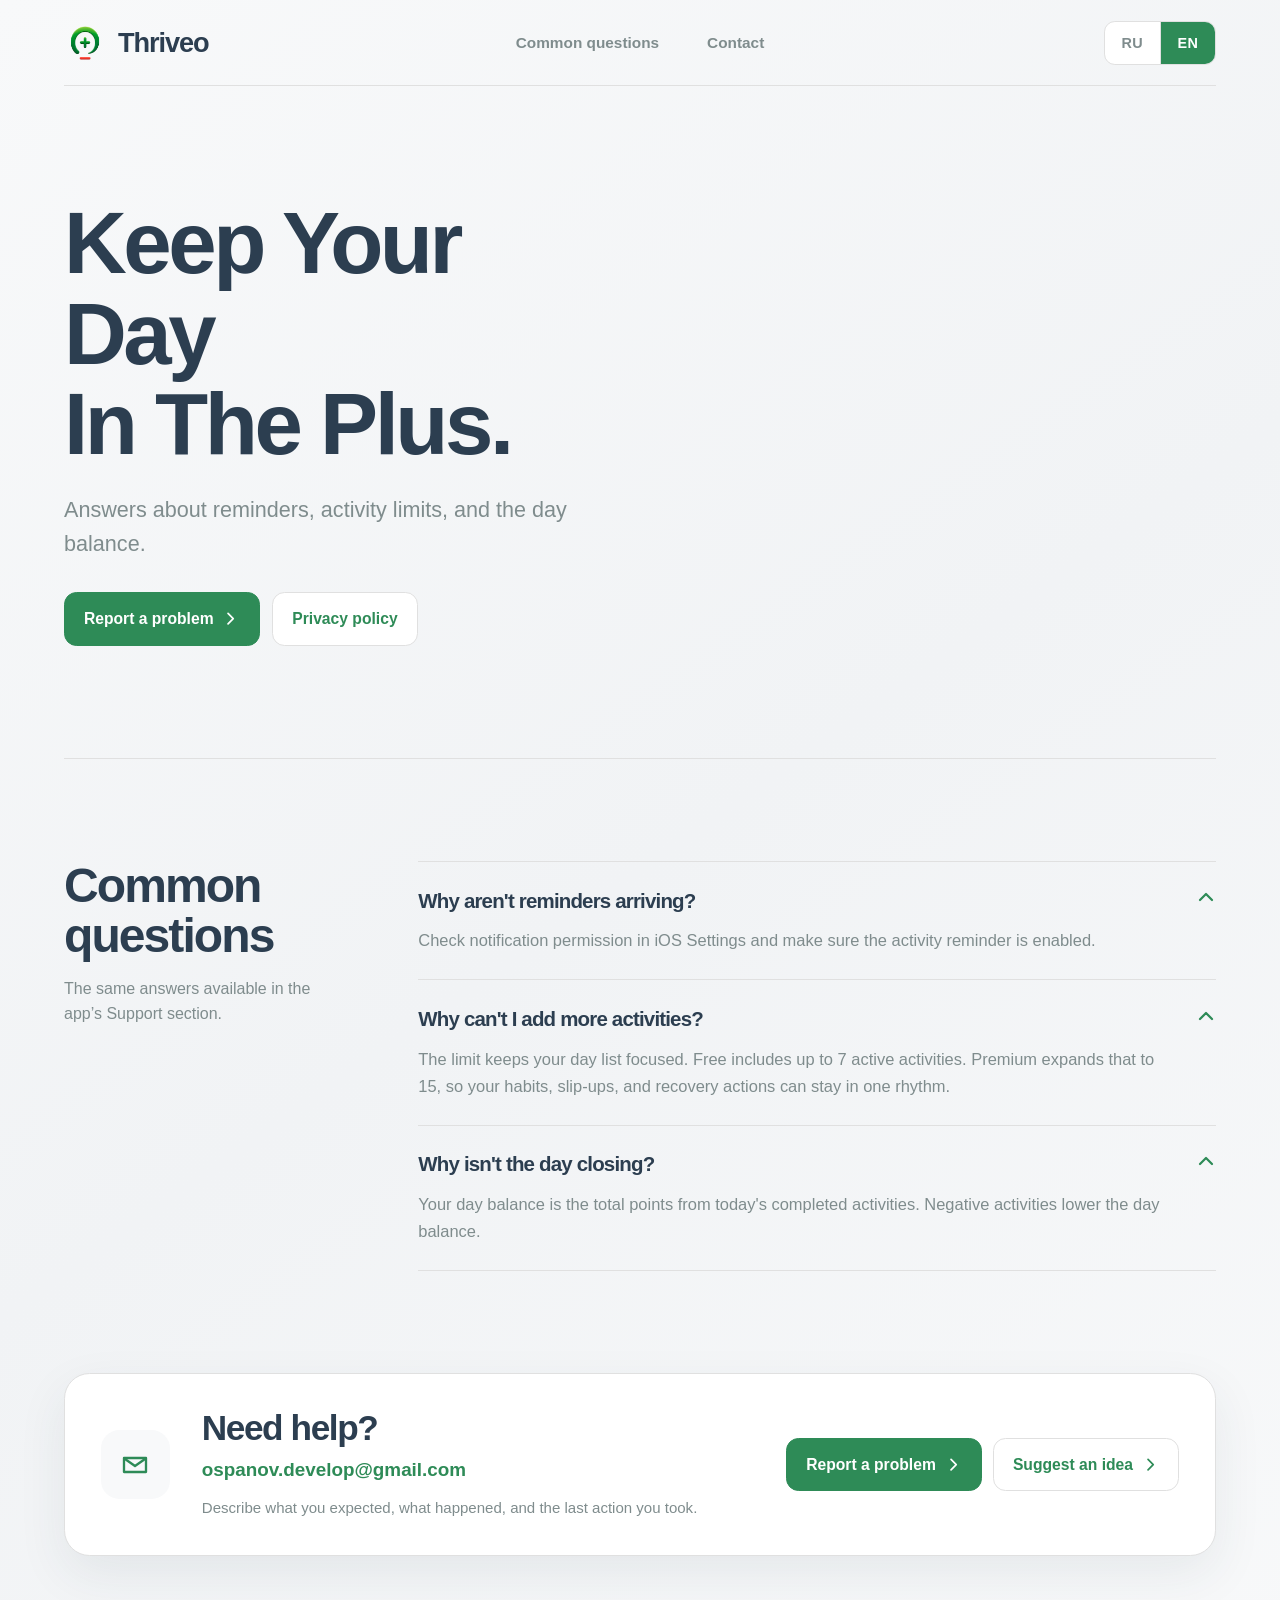
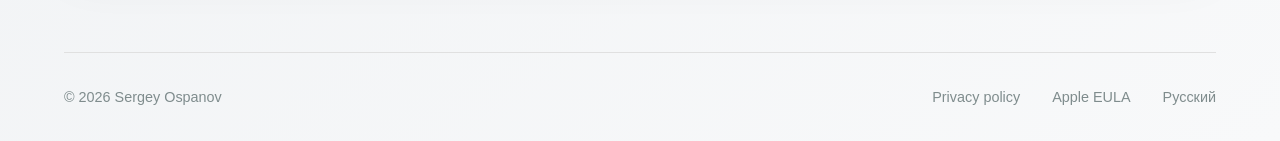
<file: index.html>
<!doctype html>
<html lang="ru">
<head>
  <meta charset="utf-8">
  <meta name="viewport" content="width=device-width, initial-scale=1">
  <meta
    name="description"
    content="Официальная поддержка Thriveo: ответы о напоминаниях, лимите активностей и балансе дня."
  >
  <meta name="theme-color" content="#f8f9fa">
  <meta name="color-scheme" content="light dark">
  <link rel="canonical" href="https://sergeyospanov.github.io/thriveo-support/">
  <link rel="icon" type="image/png" href="assets/thriveo-icon.png">
  <link rel="apple-touch-icon" href="assets/thriveo-icon.png">
  <link rel="stylesheet" href="styles.css">
  <script type="module" src="assets/site.js"></script>
  <title>Поддержка Thriveo</title>
</head>
<body>
  <a class="skip-link" href="#main-ru">К содержимому / Skip to content</a>

  <header class="site-header">
    <a class="brand" href="./" aria-label="Thriveo support">
      <picture>
        <source media="(prefers-color-scheme: dark)" srcset="assets/thriveo-logo-dark.png">
        <img src="assets/thriveo-logo-light.png" width="42" height="42" alt="">
      </picture>
      <span>Thriveo</span>
    </a>

    <nav class="site-nav" aria-label="Навигация по странице">
      <span data-language-copy="ru">
        <a href="#faq-ru">Частые вопросы</a>
        <a href="#contact-ru">Контакты</a>
      </span>
      <span data-language-copy="en">
        <a href="#faq-en">Common questions</a>
        <a href="#contact-en">Contact</a>
      </span>
    </nav>

    <div class="language-switcher" role="group" aria-label="Выбор языка / Language selection">
      <button type="button" data-language-switch="ru" lang="ru" aria-pressed="true">RU</button>
      <button type="button" data-language-switch="en" lang="en" aria-pressed="false">EN</button>
    </div>
  </header>

  <div class="language-panel" data-language-panel="ru" lang="ru">
    <main id="main-ru">
      <section class="hero" aria-labelledby="support-title-ru">
        <div class="hero-content">
          <h1 id="support-title-ru">Держите день<br>в плюсе.</h1>
          <p class="hero-copy">
            Ответы о напоминаниях, лимите активностей и балансе дня.
          </p>
          <div class="action-row">
            <a
              class="button"
              href="mailto:ospanov.develop@gmail.com?subject=Thriveo%3A%20%D0%A1%D0%BE%D0%BE%D0%B1%D1%89%D0%B5%D0%BD%D0%B8%D0%B5%20%D0%BE%20%D0%BF%D1%80%D0%BE%D0%B1%D0%BB%D0%B5%D0%BC%D0%B5&amp;body=%D0%9E%D0%BF%D0%B8%D1%88%D0%B8%D1%82%D0%B5%2C%20%D1%87%D1%82%D0%BE%20%D0%BF%D1%80%D0%BE%D0%B8%D0%B7%D0%BE%D1%88%D0%BB%D0%BE%20%D0%B8%20%D0%BA%D0%B0%D0%BA%20%D0%BF%D0%BE%D0%B2%D1%82%D0%BE%D1%80%D0%B8%D1%82%D1%8C%20%D0%BF%D1%80%D0%BE%D0%B1%D0%BB%D0%B5%D0%BC%D1%83%3A"
            >
              Сообщить о проблеме
              <svg aria-hidden="true" viewBox="0 0 20 20">
                <path d="m7 4 6 6-6 6"/>
              </svg>
            </a>
            <a
              class="button secondary"
              href="https://www.termsfeed.com/live/46c1fd2a-8f8a-4473-89b4-1acf37e6027e"
              rel="external"
            >
              Политика конфиденциальности
            </a>
          </div>
        </div>

      </section>

      <section class="faq-section" id="faq-ru" aria-labelledby="faq-title-ru">
        <div class="section-heading">
          <h2 id="faq-title-ru">Частые вопросы</h2>
          <p>Те же ответы, что доступны в разделе поддержки приложения.</p>
        </div>

        <div class="faq-list">
          <details open>
            <summary>
              <span id="faq-notifications-question-ru">Почему напоминания не приходят?</span>
              <svg aria-hidden="true" viewBox="0 0 20 20">
                <path d="m4 12 6-6 6 6"/>
              </svg>
            </summary>
            <p id="faq-notifications-answer-ru">
              Проверьте разрешение уведомлений в Настройках iOS и включено ли напоминание у активности.
            </p>
          </details>

          <details open>
            <summary>
              <span id="faq-limit-question-ru">Почему не могу добавить больше активностей?</span>
              <svg aria-hidden="true" viewBox="0 0 20 20">
                <path d="m4 12 6-6 6 6"/>
              </svg>
            </summary>
            <p id="faq-limit-answer-ru">
              Лимит помогает держать список дня собранным. В бесплатной версии можно держать до 7 активностей.
              Premium расширяет лимит до 15, чтобы привычки, срывы и действия для восстановления оставались
              в одном ритме.
            </p>
          </details>

          <details open>
            <summary>
              <span id="faq-balance-question-ru">Почему день не закрывается?</span>
              <svg aria-hidden="true" viewBox="0 0 20 20">
                <path d="m4 12 6-6 6 6"/>
              </svg>
            </summary>
            <p id="faq-balance-answer-ru">
              Баланс дня считается как сумма баллов всех выполненных активностей за сегодня.
              Негативные активности снижают баланс дня.
            </p>
          </details>
        </div>
      </section>

      <section class="contact-band" id="contact-ru" aria-labelledby="contact-title-ru">
        <div class="contact-icon" aria-hidden="true">
          <svg viewBox="0 0 24 24">
            <path d="M3.75 6.75h16.5v10.5H3.75z"/>
            <path d="m4.5 7.5 7.5 5.25 7.5-5.25"/>
          </svg>
        </div>
        <div class="contact-copy">
          <h2 id="contact-title-ru">Нужна помощь?</h2>
          <a href="mailto:ospanov.develop@gmail.com?subject=Thriveo%20Support">
            ospanov.develop<wbr>@gmail.com
          </a>
          <p>Опишите ожидаемый результат, что произошло и какое действие было последним.</p>
        </div>
        <div class="contact-actions">
          <a
            class="button"
            href="mailto:ospanov.develop@gmail.com?subject=Thriveo%3A%20%D0%A1%D0%BE%D0%BE%D0%B1%D1%89%D0%B5%D0%BD%D0%B8%D0%B5%20%D0%BE%20%D0%BF%D1%80%D0%BE%D0%B1%D0%BB%D0%B5%D0%BC%D0%B5&amp;body=%D0%9E%D0%BF%D0%B8%D1%88%D0%B8%D1%82%D0%B5%2C%20%D1%87%D1%82%D0%BE%20%D0%BF%D1%80%D0%BE%D0%B8%D0%B7%D0%BE%D1%88%D0%BB%D0%BE%20%D0%B8%20%D0%BA%D0%B0%D0%BA%20%D0%BF%D0%BE%D0%B2%D1%82%D0%BE%D1%80%D0%B8%D1%82%D1%8C%20%D0%BF%D1%80%D0%BE%D0%B1%D0%BB%D0%B5%D0%BC%D1%83%3A"
          >
            Сообщить о проблеме
            <svg aria-hidden="true" viewBox="0 0 20 20">
              <path d="m7 4 6 6-6 6"/>
            </svg>
          </a>
          <a
            class="button secondary"
            href="mailto:ospanov.develop@gmail.com?subject=Thriveo%3A%20%D0%9F%D1%80%D0%B5%D0%B4%D0%BB%D0%BE%D0%B6%D0%B5%D0%BD%D0%B8%D0%B5%20%D0%B8%D0%B4%D0%B5%D0%B8&amp;body=%D0%9E%D0%BF%D0%B8%D1%88%D0%B8%D1%82%D0%B5%20%D0%B2%D0%B0%D1%88%D0%B5%20%D0%BF%D1%80%D0%B5%D0%B4%D0%BB%D0%BE%D0%B6%D0%B5%D0%BD%D0%B8%D0%B5%3A"
          >
            Предложить идею
            <svg aria-hidden="true" viewBox="0 0 20 20">
              <path d="m7 4 6 6-6 6"/>
            </svg>
          </a>
        </div>
      </section>
    </main>

    <footer class="site-footer">
      <p>© 2026 Sergey Ospanov</p>
      <nav aria-label="Юридические ссылки">
        <a
          href="https://www.termsfeed.com/live/46c1fd2a-8f8a-4473-89b4-1acf37e6027e"
          rel="external"
        >
          Политика конфиденциальности
        </a>
        <a href="https://www.apple.com/legal/internet-services/itunes/dev/stdeula/" rel="external">
          Apple EULA
        </a>
        <a href="?lang=en" lang="en">English</a>
      </nav>
    </footer>
  </div>

  <div class="language-panel" data-language-panel="en" lang="en">
    <main id="main-en">
      <section class="hero" aria-labelledby="support-title-en">
        <div class="hero-content">
          <h1 id="support-title-en">Keep Your Day<br>In The Plus.</h1>
          <p class="hero-copy">
            Answers about reminders, activity limits, and the day balance.
          </p>
          <div class="action-row">
            <a
              class="button"
              href="mailto:ospanov.develop@gmail.com?subject=Thriveo%3A%20Problem%20report&amp;body=Describe%20what%20happened%20and%20how%20to%20reproduce%20the%20issue%3A"
            >
              Report a problem
              <svg aria-hidden="true" viewBox="0 0 20 20">
                <path d="m7 4 6 6-6 6"/>
              </svg>
            </a>
            <a
              class="button secondary"
              href="https://www.termsfeed.com/live/46c1fd2a-8f8a-4473-89b4-1acf37e6027e"
              rel="external"
            >
              Privacy policy
            </a>
          </div>
        </div>

      </section>

      <section class="faq-section" id="faq-en" aria-labelledby="faq-title-en">
        <div class="section-heading">
          <h2 id="faq-title-en">Common questions</h2>
          <p>The same answers available in the app’s Support section.</p>
        </div>

        <div class="faq-list">
          <details open>
            <summary>
              <span id="faq-notifications-question-en">Why aren't reminders arriving?</span>
              <svg aria-hidden="true" viewBox="0 0 20 20">
                <path d="m4 12 6-6 6 6"/>
              </svg>
            </summary>
            <p id="faq-notifications-answer-en">
              Check notification permission in iOS Settings and make sure the activity reminder is enabled.
            </p>
          </details>

          <details open>
            <summary>
              <span id="faq-limit-question-en">Why can't I add more activities?</span>
              <svg aria-hidden="true" viewBox="0 0 20 20">
                <path d="m4 12 6-6 6 6"/>
              </svg>
            </summary>
            <p id="faq-limit-answer-en">
              The limit keeps your day list focused. Free includes up to 7 active activities. Premium expands
              that to 15, so your habits, slip-ups, and recovery actions can stay in one rhythm.
            </p>
          </details>

          <details open>
            <summary>
              <span id="faq-balance-question-en">Why isn't the day closing?</span>
              <svg aria-hidden="true" viewBox="0 0 20 20">
                <path d="m4 12 6-6 6 6"/>
              </svg>
            </summary>
            <p id="faq-balance-answer-en">
              Your day balance is the total points from today's completed activities.
              Negative activities lower the day balance.
            </p>
          </details>
        </div>
      </section>

      <section class="contact-band" id="contact-en" aria-labelledby="contact-title-en">
        <div class="contact-icon" aria-hidden="true">
          <svg viewBox="0 0 24 24">
            <path d="M3.75 6.75h16.5v10.5H3.75z"/>
            <path d="m4.5 7.5 7.5 5.25 7.5-5.25"/>
          </svg>
        </div>
        <div class="contact-copy">
          <h2 id="contact-title-en">Need help?</h2>
          <a href="mailto:ospanov.develop@gmail.com?subject=Thriveo%20Support">
            ospanov.develop<wbr>@gmail.com
          </a>
          <p>Describe what you expected, what happened, and the last action you took.</p>
        </div>
        <div class="contact-actions">
          <a
            class="button"
            href="mailto:ospanov.develop@gmail.com?subject=Thriveo%3A%20Problem%20report&amp;body=Describe%20what%20happened%20and%20how%20to%20reproduce%20the%20issue%3A"
          >
            Report a problem
            <svg aria-hidden="true" viewBox="0 0 20 20">
              <path d="m7 4 6 6-6 6"/>
            </svg>
          </a>
          <a
            class="button secondary"
            href="mailto:ospanov.develop@gmail.com?subject=Thriveo%3A%20Feature%20idea&amp;body=Describe%20your%20suggestion%3A"
          >
            Suggest an idea
            <svg aria-hidden="true" viewBox="0 0 20 20">
              <path d="m7 4 6 6-6 6"/>
            </svg>
          </a>
        </div>
      </section>
    </main>

    <footer class="site-footer">
      <p>© 2026 Sergey Ospanov</p>
      <nav aria-label="Legal links">
        <a
          href="https://www.termsfeed.com/live/46c1fd2a-8f8a-4473-89b4-1acf37e6027e"
          rel="external"
        >
          Privacy policy
        </a>
        <a href="https://www.apple.com/legal/internet-services/itunes/dev/stdeula/" rel="external">
          Apple EULA
        </a>
        <a href="?lang=ru" lang="ru">Русский</a>
      </nav>
    </footer>
  </div>
</body>
</html>
</file>
<file: styles.css>
:root {
  color-scheme: light dark;
  --background-start: #f8f9fa;
  --background-middle: #f1f3f5;
  --background-end: #f8f9fa;
  --surface: #ffffff;
  --surface-secondary: #f8f9fa;
  --text: #2c3e50;
  --text-muted: #7f8c8d;
  --accent: #2e8b57;
  --accent-hover: #247348;
  --accent-contrast: #ffffff;
  --accent-secondary: #4e6813;
  --negative: #d32f2f;
  --border: #e0e0e0;
  --focus: #166bff;
  --shadow: 0 18px 50px rgb(44 62 80 / 8%);
  --content-width: 72rem;
  --page-gutter: clamp(1.1rem, 4vw, 2.5rem);
  --radius-large: 1.6rem;
  --radius-control: 0.78rem;
}

@media (prefers-color-scheme: dark) {
  :root {
    --background-start: #0a0a0a;
    --background-middle: #1a1a1a;
    --background-end: #0a0a0a;
    --surface: #1e1e1e;
    --surface-secondary: #252525;
    --text: #ffffff;
    --text-muted: rgb(255 255 255 / 70%);
    --accent: #3baa57;
    --accent-hover: #57c16e;
    --accent-contrast: #071109;
    --accent-secondary: #9ab25d;
    --negative: #c62828;
    --border: rgb(255 255 255 / 10%);
    --focus: #8ab4ff;
    --shadow: 0 22px 60px rgb(0 0 0 / 28%);
  }
}

* {
  box-sizing: border-box;
}

html {
  scroll-behavior: smooth;
}

body {
  min-width: 20rem;
  margin: 0;
  background:
    linear-gradient(
      145deg,
      var(--background-start) 0%,
      var(--background-middle) 50%,
      var(--background-end) 100%
    );
  color: var(--text);
  font-family: -apple-system, BlinkMacSystemFont, "SF Pro Text", "Segoe UI", sans-serif;
  font-size: 1rem;
  line-height: 1.55;
  text-rendering: optimizeLegibility;
  -webkit-font-smoothing: antialiased;
}

a {
  color: var(--accent);
  text-underline-offset: 0.2em;
  text-decoration-thickness: 0.08em;
}

a:hover {
  color: var(--accent-hover);
}

a:focus-visible,
button:focus-visible,
summary:focus-visible {
  border-radius: 0.35rem;
  outline: 0.2rem solid var(--focus);
  outline-offset: 0.24rem;
}

button,
.button {
  font: inherit;
}

svg {
  display: block;
}

.skip-link {
  position: fixed;
  z-index: 100;
  top: 0.75rem;
  left: 0.75rem;
  padding: 0.65rem 0.9rem;
  border-radius: 0.65rem;
  background: var(--text);
  color: var(--background-start);
  font-weight: 700;
  transform: translateY(-180%);
}

.skip-link:focus {
  transform: translateY(0);
}

.site-header,
.hero,
.faq-section,
.contact-band,
.site-footer {
  width: min(calc(100% - (var(--page-gutter) * 2)), var(--content-width));
  margin-inline: auto;
}

.site-header {
  display: grid;
  grid-template-columns: 1fr auto 1fr;
  align-items: center;
  gap: 2rem;
  min-height: 5.4rem;
  border-bottom: 1px solid var(--border);
}

.brand {
  display: inline-flex;
  align-items: center;
  justify-self: start;
  gap: 0.72rem;
  color: var(--text);
  font-size: 1.7rem;
  font-weight: 800;
  letter-spacing: -0.04em;
  text-decoration: none;
}

.brand picture,
.brand img {
  display: block;
  width: 2.65rem;
  height: 2.65rem;
}

.site-nav > span {
  display: flex;
  align-items: center;
  justify-content: center;
  gap: clamp(1.4rem, 4vw, 3rem);
}

.site-nav a {
  color: var(--text-muted);
  font-size: 0.96rem;
  font-weight: 650;
  text-decoration: none;
}

.site-nav a:hover {
  color: var(--text);
}

[data-language-copy="en"] {
  display: none;
}

.js-ready [data-language-copy] {
  display: none;
}

.js-ready [data-language-copy].is-active {
  display: flex;
}

.language-switcher {
  display: inline-grid;
  grid-template-columns: repeat(2, 1fr);
  justify-self: end;
  overflow: hidden;
  border: 1px solid var(--border);
  border-radius: 0.68rem;
  background: var(--surface);
}

.language-switcher button {
  min-width: 3.45rem;
  min-height: 2.65rem;
  border: 0;
  background: transparent;
  color: var(--text-muted);
  font-size: 0.9rem;
  font-weight: 780;
  letter-spacing: 0.02em;
  cursor: pointer;
}

.language-switcher button + button {
  border-left: 1px solid var(--border);
}

.language-switcher button:hover {
  background: var(--surface-secondary);
  color: var(--text);
}

.language-switcher button.is-active,
.language-switcher button[aria-pressed="true"] {
  background: var(--accent);
  color: var(--accent-contrast);
}

.language-panel {
  min-height: calc(100vh - 5.4rem);
}

.js-ready [data-language-panel] {
  display: none;
}

.js-ready [data-language-panel].is-active {
  display: block;
}

.hero {
  padding-block: clamp(4.2rem, 10vw, 7rem);
}

.hero-content {
  max-width: 62rem;
}

h1,
h2,
summary {
  color: var(--text);
  letter-spacing: -0.04em;
}

h1,
h2 {
  margin: 0;
  line-height: 1.04;
}

h1 {
  max-width: 11ch;
  font-size: clamp(3rem, 6.8vw, 5.65rem);
  font-weight: 820;
}

h2 {
  font-size: clamp(2rem, 4vw, 3rem);
  font-weight: 790;
}

.hero-copy {
  max-width: 35rem;
  margin: 1.45rem 0 0;
  color: var(--text-muted);
  font-size: clamp(1.12rem, 2vw, 1.35rem);
  line-height: 1.55;
}

.action-row {
  display: flex;
  flex-wrap: wrap;
  gap: 0.8rem;
  margin-top: 2rem;
}

.button {
  display: inline-flex;
  align-items: center;
  justify-content: center;
  gap: 0.55rem;
  min-height: 3.35rem;
  padding: 0.82rem 1.18rem;
  border: 1px solid var(--accent);
  border-radius: var(--radius-control);
  background: var(--accent);
  color: var(--accent-contrast);
  font-size: 0.98rem;
  font-weight: 740;
  line-height: 1.25;
  text-align: center;
  text-decoration: none;
  transition:
    background-color 160ms ease,
    border-color 160ms ease,
    color 160ms ease,
    transform 160ms ease;
}

.button svg {
  width: 1.08rem;
  height: 1.08rem;
  fill: none;
  stroke: currentColor;
  stroke-linecap: round;
  stroke-linejoin: round;
  stroke-width: 2;
}

.button:hover {
  border-color: var(--accent-hover);
  background: var(--accent-hover);
  color: var(--accent-contrast);
  transform: translateY(-1px);
}

.button.secondary {
  border-color: var(--border);
  background: var(--surface);
  color: var(--accent);
}

.button.secondary:hover {
  border-color: var(--accent);
  background: var(--surface-secondary);
  color: var(--accent-hover);
}

.faq-section {
  display: grid;
  grid-template-columns: minmax(13rem, 0.48fr) minmax(0, 1.52fr);
  gap: clamp(2.5rem, 8vw, 7rem);
  padding-block: clamp(4rem, 8vw, 6.5rem);
  border-top: 1px solid var(--border);
}

.section-heading {
  position: sticky;
  top: 2rem;
  align-self: start;
}

.section-heading p {
  max-width: 22rem;
  margin: 1rem 0 0;
  color: var(--text-muted);
}

.faq-list {
  border-top: 1px solid var(--border);
}

.faq-list details {
  padding-block: 1.55rem;
  border-bottom: 1px solid var(--border);
}

.faq-list summary {
  display: flex;
  align-items: flex-start;
  justify-content: space-between;
  gap: 1.5rem;
  font-size: clamp(1.08rem, 2vw, 1.28rem);
  font-weight: 740;
  line-height: 1.35;
  list-style: none;
  cursor: pointer;
}

.faq-list summary::-webkit-details-marker {
  display: none;
}

.faq-list summary svg {
  width: 1.25rem;
  height: 1.25rem;
  flex: 0 0 auto;
  margin-top: 0.1rem;
  fill: none;
  stroke: var(--accent);
  stroke-linecap: round;
  stroke-linejoin: round;
  stroke-width: 2.25;
  transition: transform 160ms ease;
}

.faq-list details:not([open]) summary svg {
  transform: rotate(180deg);
}

.faq-list details p {
  max-width: 48rem;
  margin: 0.8rem 2.75rem 0 0;
  color: var(--text-muted);
  font-size: 1.03rem;
  line-height: 1.65;
}

.contact-band {
  display: grid;
  grid-template-columns: auto minmax(15rem, 1fr) minmax(18rem, auto);
  gap: clamp(1.2rem, 3vw, 2rem);
  align-items: center;
  margin-bottom: clamp(4rem, 8vw, 6rem);
  padding: clamp(1.5rem, 4vw, 2.25rem);
  border: 1px solid var(--border);
  border-radius: var(--radius-large);
  background: var(--surface);
  box-shadow: var(--shadow);
}

.contact-icon {
  display: grid;
  width: 4.3rem;
  height: 4.3rem;
  place-items: center;
  border-radius: 1.15rem;
  background: var(--surface-secondary);
  color: var(--accent);
}

.contact-icon svg {
  width: 2rem;
  height: 2rem;
  fill: none;
  stroke: currentColor;
  stroke-linecap: round;
  stroke-linejoin: round;
  stroke-width: 1.75;
}

.contact-copy h2 {
  font-size: clamp(1.65rem, 3vw, 2.2rem);
}

.contact-copy > a {
  display: inline-block;
  margin-top: 0.5rem;
  font-size: clamp(1rem, 2vw, 1.18rem);
  font-weight: 760;
  text-decoration: none;
}

.contact-copy p {
  max-width: 36rem;
  margin: 0.7rem 0 0;
  color: var(--text-muted);
  font-size: 0.94rem;
}

.contact-actions {
  display: flex;
  flex-wrap: wrap;
  justify-content: flex-end;
  gap: 0.7rem;
}

.site-footer {
  display: flex;
  align-items: center;
  justify-content: space-between;
  gap: 1.5rem;
  min-height: 5.6rem;
  border-top: 1px solid var(--border);
  color: var(--text-muted);
  font-size: 0.9rem;
}

.site-footer p {
  margin: 0;
}

.site-footer nav {
  display: flex;
  align-items: center;
  justify-content: flex-end;
  gap: clamp(1rem, 3vw, 2rem);
}

.site-footer a {
  color: var(--text-muted);
  text-decoration: none;
}

.site-footer a:hover {
  color: var(--text);
}

.error-page {
  display: grid;
  width: min(calc(100% - (var(--page-gutter) * 2)), 44rem);
  min-height: 100vh;
  margin-inline: auto;
  place-items: center;
  padding-block: 3rem;
}

.error-panel {
  width: 100%;
  padding: clamp(2rem, 6vw, 4rem);
  border: 1px solid var(--border);
  border-radius: var(--radius-large);
  background: var(--surface);
  box-shadow: var(--shadow);
  text-align: center;
}

.error-panel img {
  width: 6rem;
  height: 6rem;
}

.error-panel h1 {
  max-width: none;
  margin-top: 1.5rem;
  font-size: clamp(2.2rem, 8vw, 4rem);
}

.error-panel p {
  margin: 1rem 0 0;
  color: var(--text-muted);
}

.error-panel .action-row {
  justify-content: center;
}

@media (max-width: 62rem) {
  .site-header {
    grid-template-columns: 1fr auto;
  }

  .site-nav {
    display: none;
  }

  .faq-section {
    grid-template-columns: 1fr;
    gap: 2.25rem;
  }

  .section-heading {
    position: static;
  }

  .contact-band {
    grid-template-columns: auto 1fr;
  }

  .contact-actions {
    grid-column: 2;
    justify-content: flex-start;
  }
}

@media (max-width: 46rem) {
  :root {
    --page-gutter: 1rem;
    --radius-large: 1.35rem;
  }

  .site-header {
    min-height: 4.8rem;
  }

  .brand {
    gap: 0.55rem;
    font-size: 1.45rem;
  }

  .brand picture,
  .brand img {
    width: 2.35rem;
    height: 2.35rem;
  }

  .language-switcher button {
    min-width: 3rem;
    min-height: 2.5rem;
  }

  .hero {
    padding-block: 3.2rem 4rem;
  }

  h1 {
    font-size: clamp(2.8rem, 13vw, 4.3rem);
  }

  .action-row {
    display: grid;
    grid-template-columns: 1fr;
  }

  .button {
    width: 100%;
  }

  .faq-section {
    padding-block: 3.6rem;
  }

  .faq-list details {
    padding-block: 1.35rem;
  }

  .faq-list details p {
    margin-right: 0;
    font-size: 0.98rem;
  }

  .contact-band {
    grid-template-columns: 1fr;
    margin-bottom: 3.5rem;
  }

  .contact-icon {
    width: 3.8rem;
    height: 3.8rem;
  }

  .contact-actions {
    display: grid;
    grid-column: 1;
    grid-template-columns: 1fr;
    width: 100%;
    justify-content: stretch;
  }

  .site-footer {
    align-items: flex-start;
    flex-direction: column;
    padding-block: 1.5rem;
  }

  .site-footer nav {
    align-items: flex-start;
    flex-direction: column;
    gap: 0.8rem;
  }
}

@media (prefers-reduced-motion: reduce) {
  html {
    scroll-behavior: auto;
  }

  *,
  *::before,
  *::after {
    scroll-behavior: auto !important;
    transition-duration: 0.01ms !important;
  }
}
</file>
